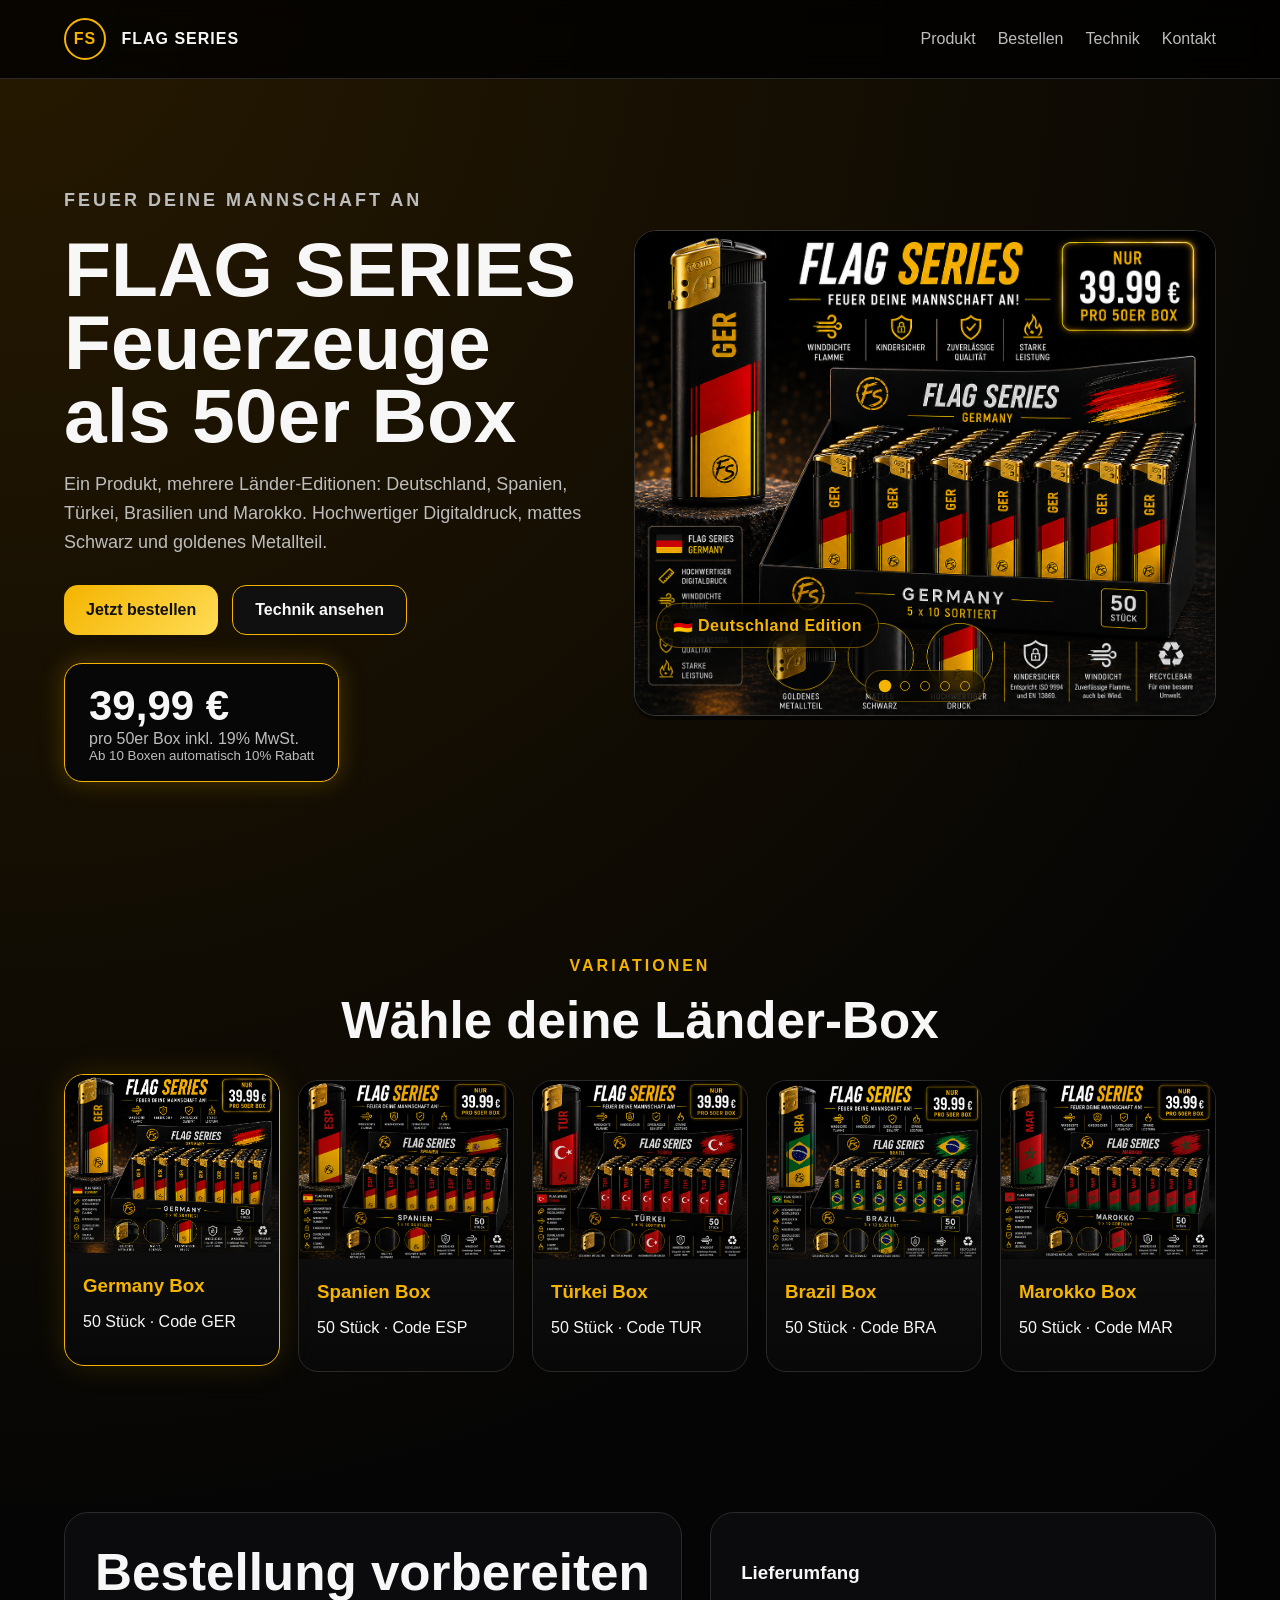
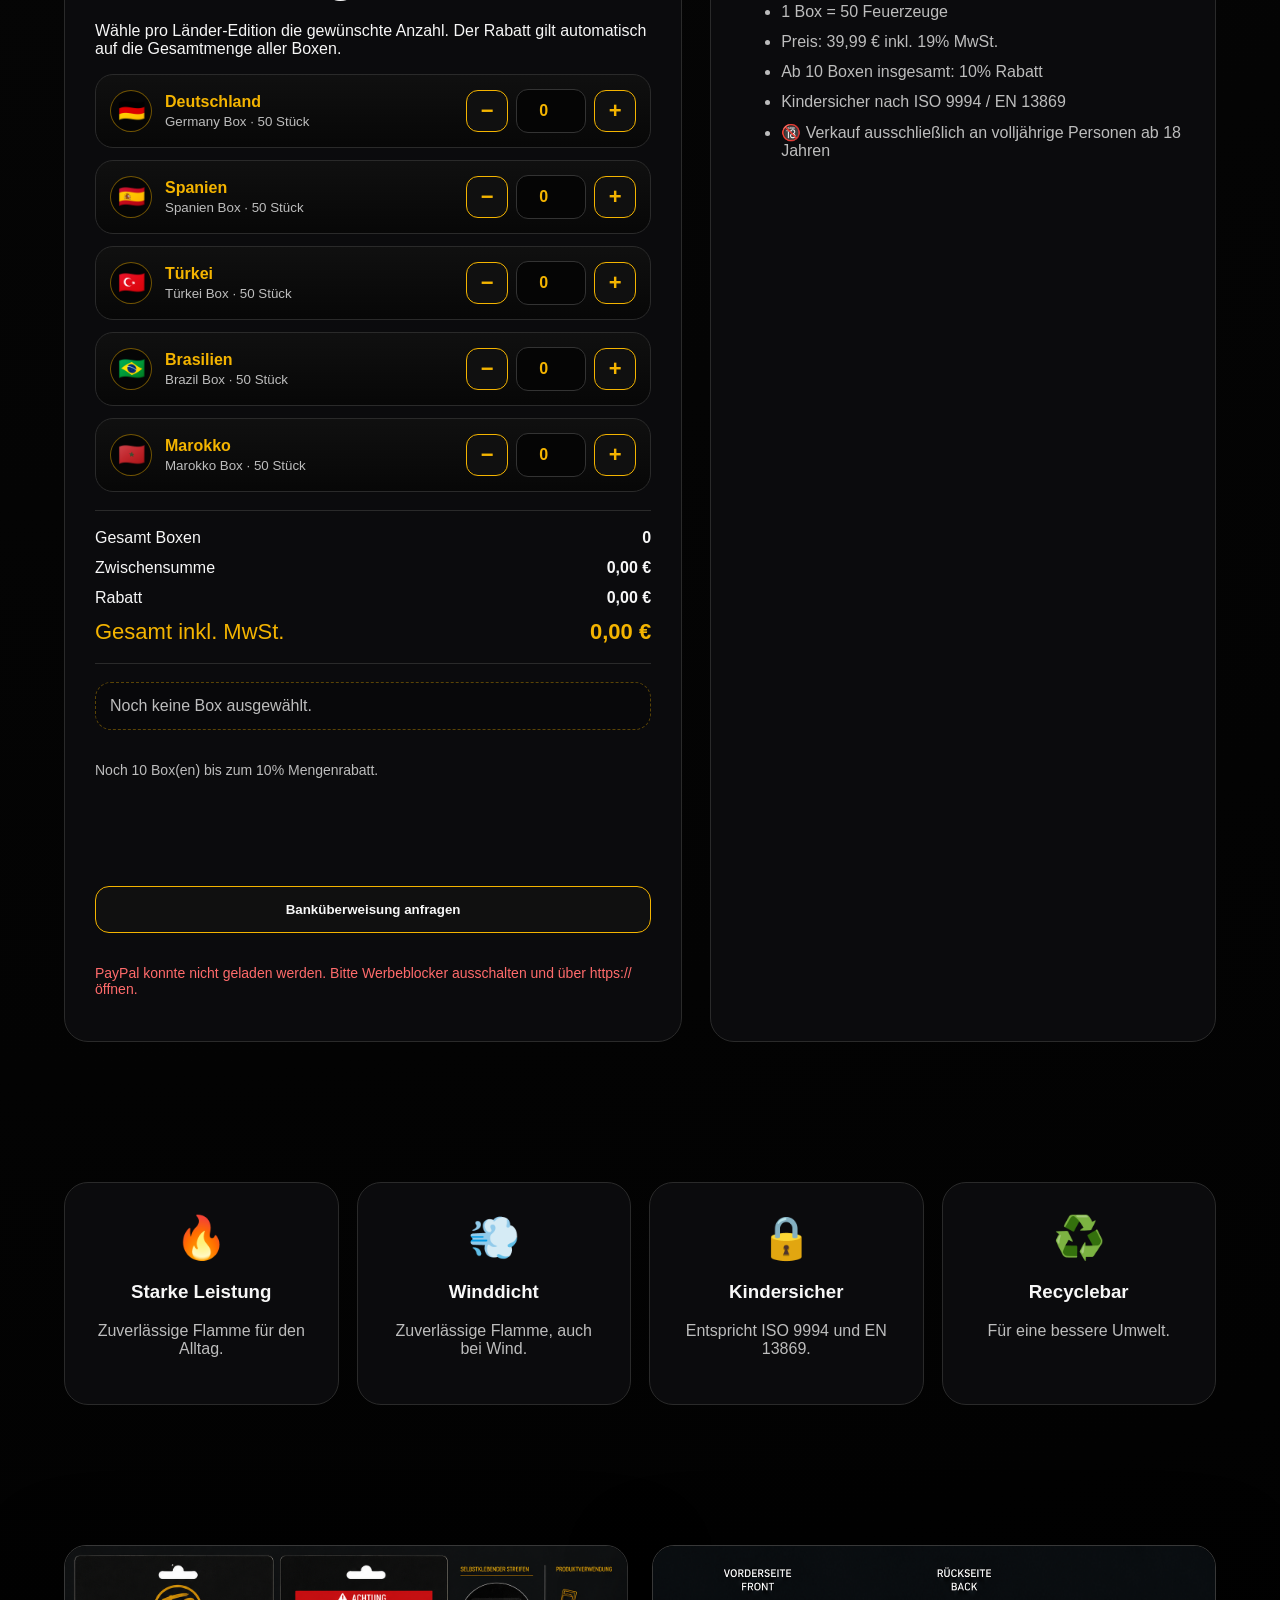
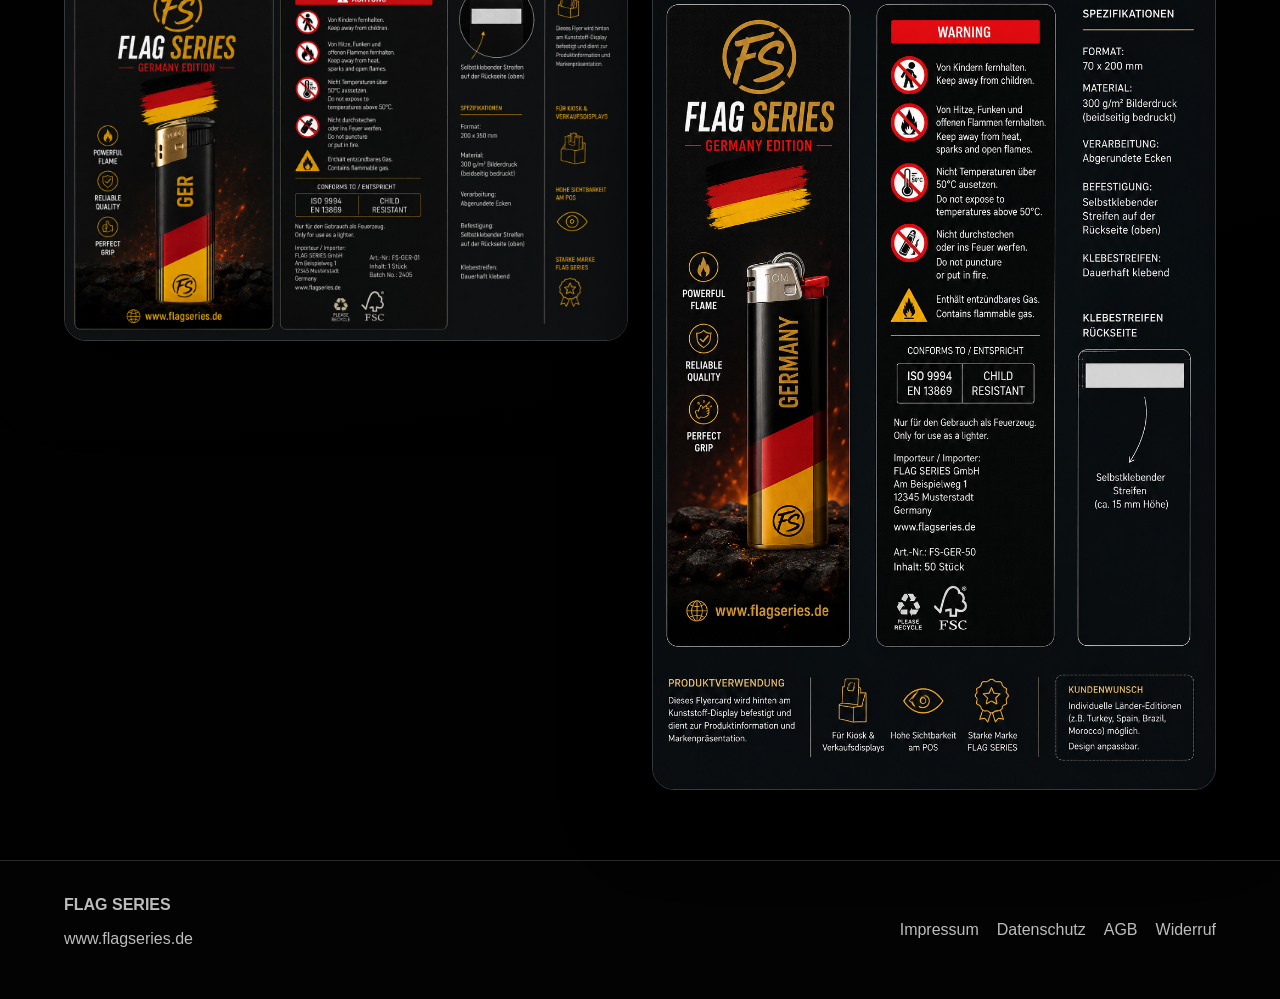
<file: index.html>
<!doctype html>
<html lang="de">
<head>
  <meta charset="utf-8" />
  <meta name="viewport" content="width=device-width, initial-scale=1" />
  <title>FLAG SERIES Feuerzeuge | 50er Boxen</title>
  <meta name="description" content="FLAG SERIES Feuerzeuge in Länder-Editionen. 50 Stück pro Box, 39,99 € inkl. MwSt. Winddicht, kindersicher und hochwertig bedruckt." />
  <link rel="stylesheet" href="css/style.css" />
  <script src="https://www.paypal.com/sdk/js?client-id=ARLJa6vHZIygg8-TBCuQFKgeX3xj4HOI_p_JlcBIa9rQgpNofpo72BFAbbcUQ9bGHe8-4D7yItnsuW8Z&currency=EUR&components=buttons"></script>
  <script defer src="js/app.js"></script>
</head>
<body>
  <header class="site-header">
    <a class="logo" href="#home"><span>FS</span> FLAG SERIES</a>
    <nav>
      <a href="#produkt">Produkt</a>
      <a href="#bestellen">Bestellen</a>
      <a href="#technik">Technik</a>
      <a href="#kontakt">Kontakt</a>
    </nav>
  </header>

  <main id="home">
    <section class="hero">
      <div class="hero-text">
        <p class="eyebrow">Feuer deine Mannschaft an</p>
        <h1>FLAG SERIES Feuerzeuge als 50er Box</h1>
        <p>Ein Produkt, mehrere Länder-Editionen: Deutschland, Spanien, Türkei, Brasilien und Marokko. Hochwertiger Digitaldruck, mattes Schwarz und goldenes Metallteil.</p>
        <div class="hero-actions">
          <a class="btn primary" href="#bestellen">Jetzt bestellen</a>
          <a class="btn" href="#technik">Technik ansehen</a>
        </div>
        <div class="price-card"><strong>39,99 €</strong><span>pro 50er Box inkl. 19% MwSt.</span><small>Ab 10 Boxen automatisch 10% Rabatt</small></div>
      </div>
      <div class="hero-image"><img id="mainProductImage" src="assets/images/716d3da8-e18d-46c8-8196-9496c499fffb.png" alt="FLAG SERIES Germany Box" /></div>
    </section>

    <section id="produkt" class="section">
      <div class="section-head"><p class="eyebrow">Variationen</p><h2>Wähle deine Länder-Box</h2></div>
      <div class="product-grid" id="productGrid"></div>
    </section>

    <section id="bestellen" class="section order-section">
      <div class="order-card">
        <h2>Bestellung vorbereiten</h2>
        <p>Wähle pro Länder-Edition die gewünschte Anzahl. Der Rabatt gilt automatisch auf die Gesamtmenge aller Boxen.</p>
        <form id="orderForm">
          <div id="multiVariantList" class="multi-variant-list"></div>

          <div class="summary">
            <div><span>Gesamt Boxen</span><strong id="totalBoxes">0</strong></div>
            <div><span>Zwischensumme</span><strong id="subtotal">0,00 €</strong></div>
            <div><span>Rabatt</span><strong id="discount">0,00 €</strong></div>
            <div class="total"><span>Gesamt inkl. MwSt.</span><strong id="total">0,00 €</strong></div>
          </div>

          <div id="cartItems" class="cart-items">Noch keine Box ausgewählt.</div>
          <p id="discountHint" class="note">Ab 10 Boxen erhältst du automatisch 10% Mengenrabatt.</p>
          <div id="paypal-button-container" class="paypal-box"></div>
          <button class="btn" type="button" id="bankBtn">Banküberweisung anfragen</button>
          <p id="paymentStatus" class="note">PayPal wird geladen ...</p>
        </form>
      </div>
      <div class="cart-note">
        <h3>Lieferumfang</h3>
        <ul>
          <li>1 Box = 50 Feuerzeuge</li>
          <li>Preis: 39,99 € inkl. 19% MwSt.</li>
          <li>Ab 10 Boxen insgesamt: 10% Rabatt</li>
          <li>Kindersicher nach ISO 9994 / EN 13869</li>
          <li>🔞 Verkauf ausschließlich an volljährige Personen ab 18 Jahren</li>
        </ul>
      </div>
    </section>

    <section id="technik" class="section features">
      <div><span>🔥</span><h3>Starke Leistung</h3><p>Zuverlässige Flamme für den Alltag.</p></div>
      <div><span>💨</span><h3>Winddicht</h3><p>Zuverlässige Flamme, auch bei Wind.</p></div>
      <div><span>🔒</span><h3>Kindersicher</h3><p>Entspricht ISO 9994 und EN 13869.</p></div>
      <div><span>♻️</span><h3>Recyclebar</h3><p>Für eine bessere Umwelt.</p></div>
    </section>

    <section class="section gallery">
      <img src="assets/images/756c697a-07da-415a-879f-4c753465d1bf.png" alt="Flyer Flag Series" />
      <img src="assets/images/ef3b441f-f091-4dff-9da5-61089a847828.png" alt="Flyercard Spezifikationen" />
    </section>
  </main>

  <footer id="kontakt">
    <div><strong>FLAG SERIES</strong><p>www.flagseries.de</p></div>
    <div class="footer-links"><a href="legal/impressum.html">Impressum</a><a href="legal/datenschutz.html">Datenschutz</a><a href="legal/agb.html">AGB</a><a href="legal/widerruf.html">Widerruf</a></div>
  </footer>
</body>
</html>
</file>
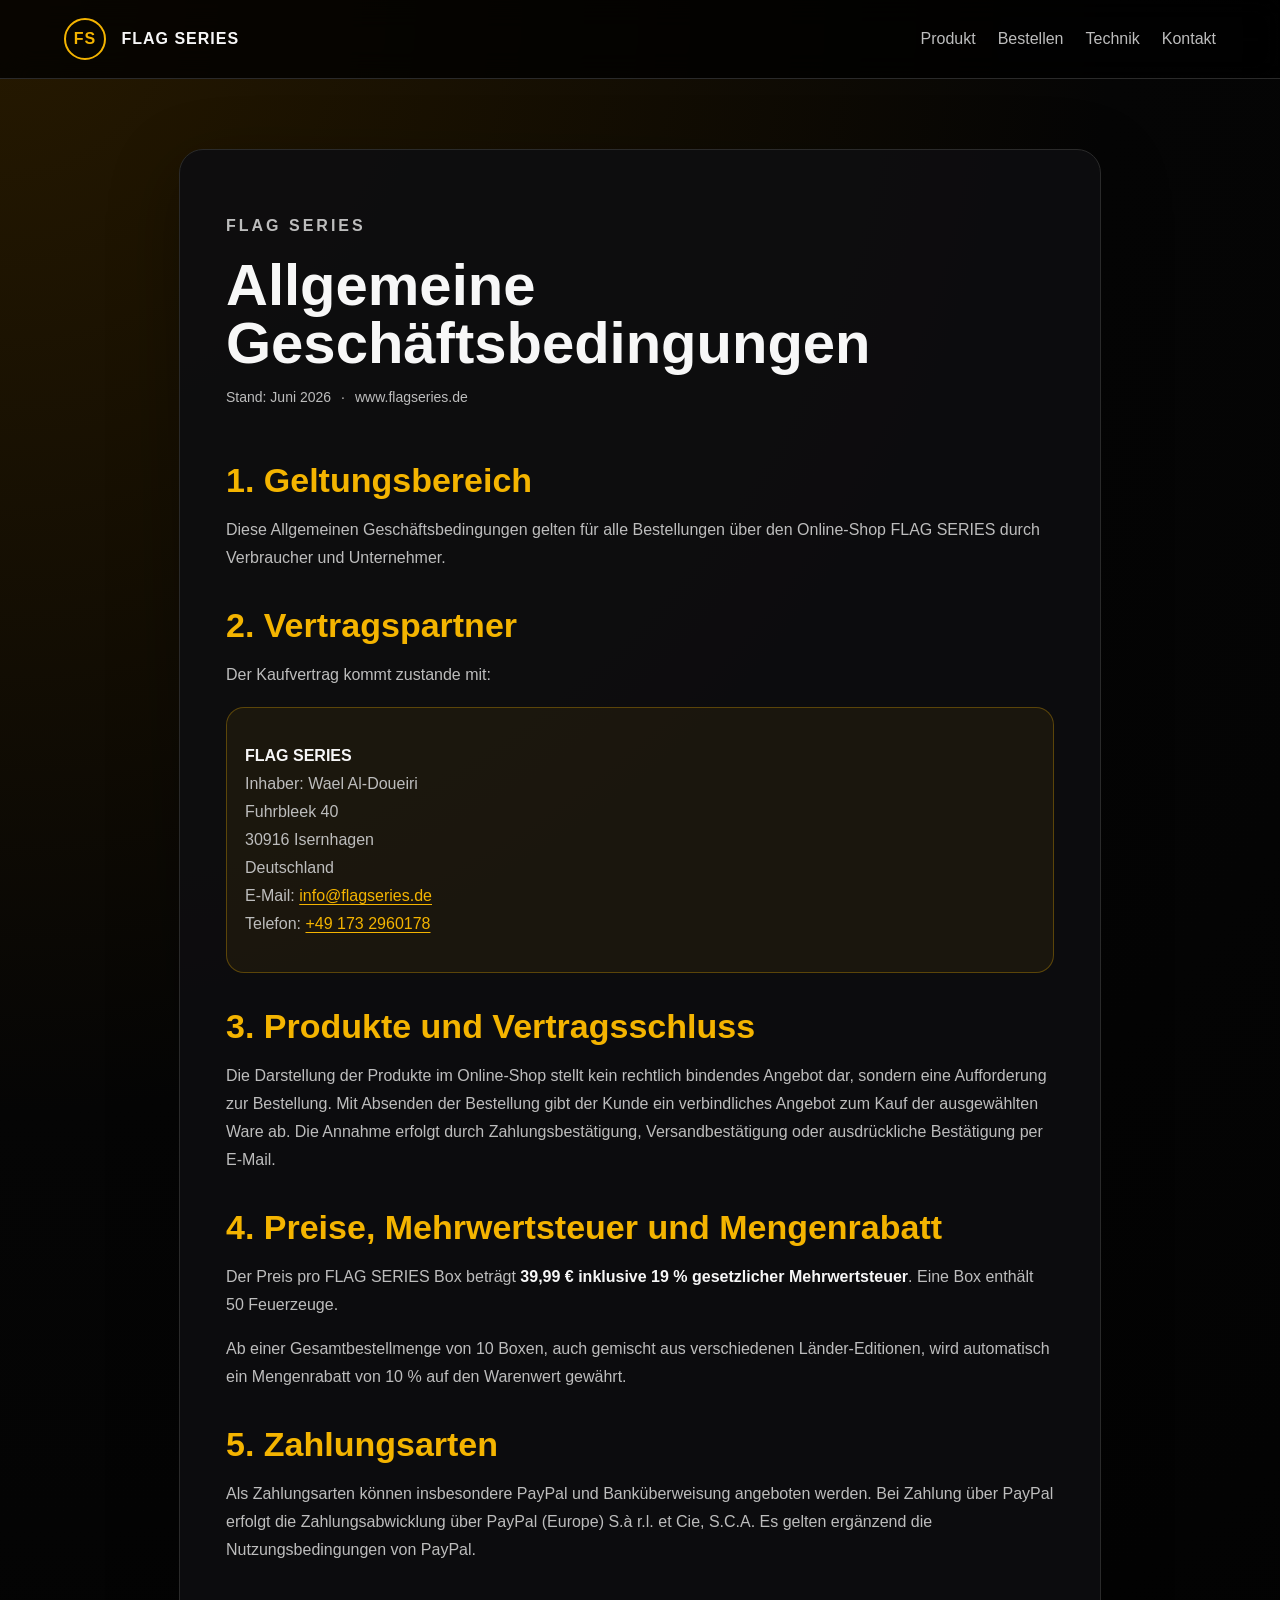
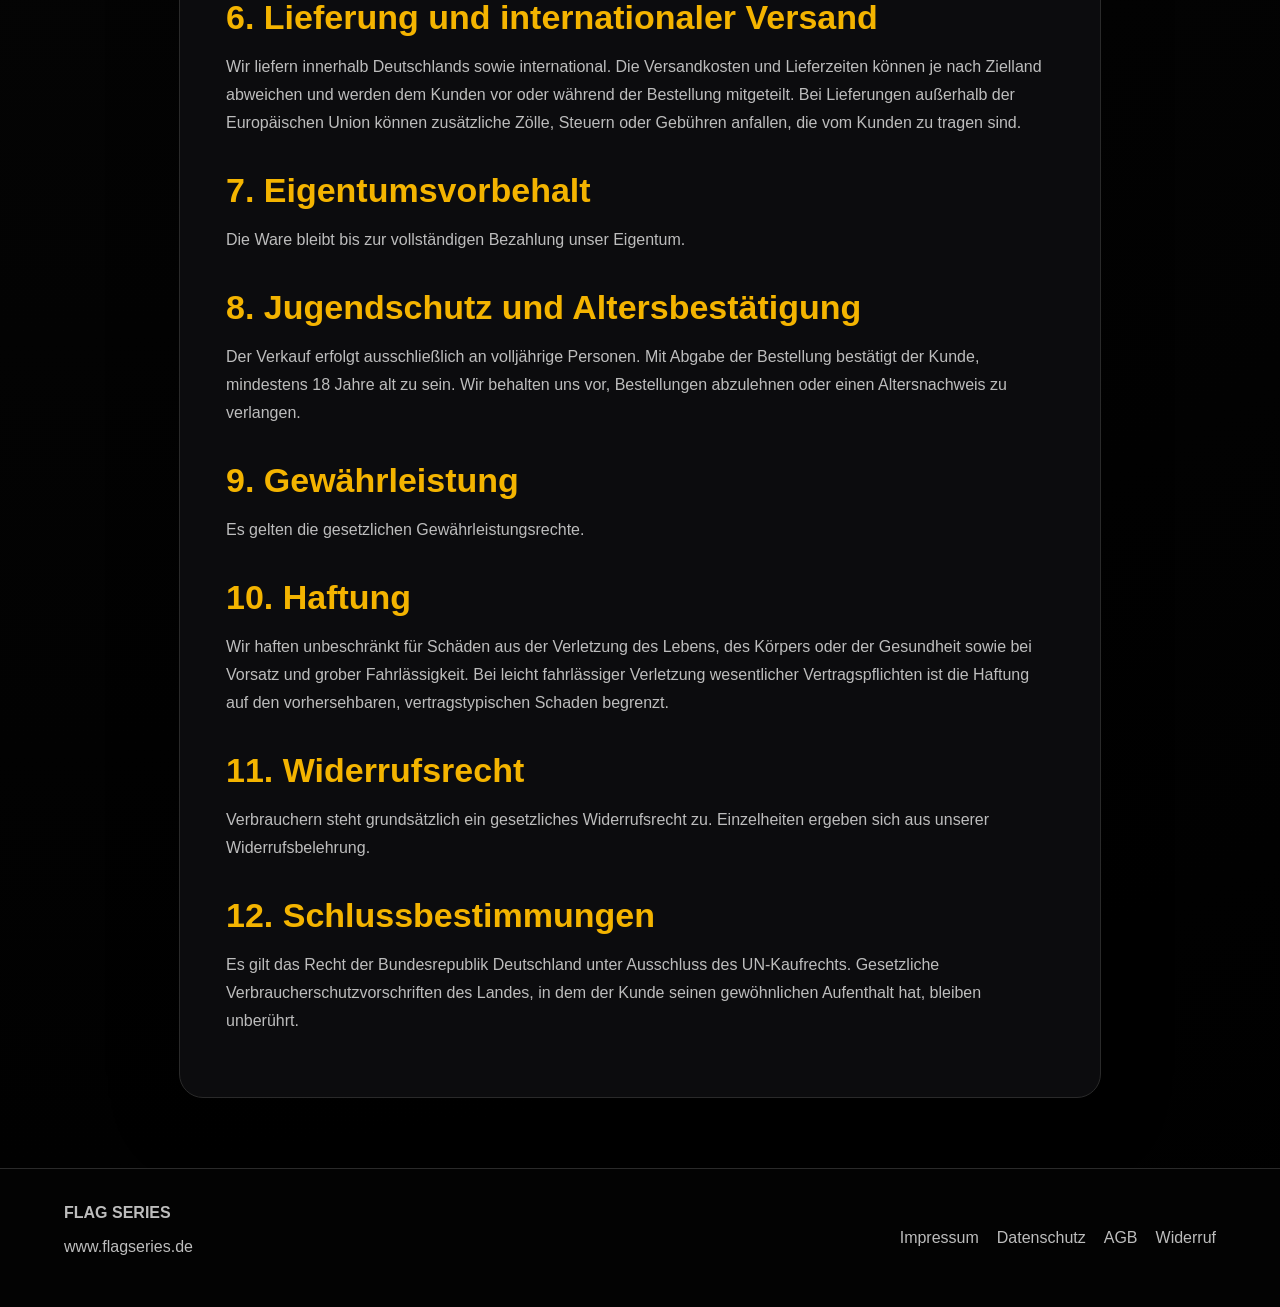
<file: legal/agb.html>
<!doctype html>
<html lang="de">
<head>
  <meta charset="utf-8" />
  <meta name="viewport" content="width=device-width, initial-scale=1" />
  <title>Allgemeine Geschäftsbedingungen | FLAG SERIES</title>
  <meta name="description" content="Allgemeine Geschäftsbedingungen von FLAG SERIES." />
  <link rel="stylesheet" href="../css/style.css" />
</head>
<body>
  <header class="site-header">
    <a class="logo" href="../index.html#home"><span>FS</span> FLAG SERIES</a>
    <nav>
      <a href="../index.html#produkt">Produkt</a>
      <a href="../index.html#bestellen">Bestellen</a>
      <a href="../index.html#technik">Technik</a>
      <a href="../index.html#kontakt">Kontakt</a>
    </nav>
  </header>

  <main class="section legal-page">
    <article class="legal-card">
      <p class="eyebrow">FLAG SERIES</p>
      <h1>Allgemeine Geschäftsbedingungen</h1>
      <div class="legal-meta"><span>Stand: Juni 2026</span><span>·</span><span>www.flagseries.de</span></div>
      
<h2>1. Geltungsbereich</h2>
<p>Diese Allgemeinen Geschäftsbedingungen gelten für alle Bestellungen über den Online-Shop FLAG SERIES durch Verbraucher und Unternehmer.</p>

<h2>2. Vertragspartner</h2>
<p>Der Kaufvertrag kommt zustande mit:</p>
<div class="legal-box">
  <p><strong>FLAG SERIES</strong><br>
  Inhaber: Wael Al-Doueiri<br>
  Fuhrbleek 40<br>
  30916 Isernhagen<br>
  Deutschland<br>
  E-Mail: <a href="mailto:info@flagseries.de">info@flagseries.de</a><br>
  Telefon: <a href="tel:+491732960178">+49 173 2960178</a></p>
</div>

<h2>3. Produkte und Vertragsschluss</h2>
<p>Die Darstellung der Produkte im Online-Shop stellt kein rechtlich bindendes Angebot dar, sondern eine Aufforderung zur Bestellung. Mit Absenden der Bestellung gibt der Kunde ein verbindliches Angebot zum Kauf der ausgewählten Ware ab. Die Annahme erfolgt durch Zahlungsbestätigung, Versandbestätigung oder ausdrückliche Bestätigung per E-Mail.</p>

<h2>4. Preise, Mehrwertsteuer und Mengenrabatt</h2>
<p>Der Preis pro FLAG SERIES Box beträgt <strong>39,99 € inklusive 19 % gesetzlicher Mehrwertsteuer</strong>. Eine Box enthält 50 Feuerzeuge.</p>
<p>Ab einer Gesamtbestellmenge von 10 Boxen, auch gemischt aus verschiedenen Länder-Editionen, wird automatisch ein Mengenrabatt von 10 % auf den Warenwert gewährt.</p>

<h2>5. Zahlungsarten</h2>
<p>Als Zahlungsarten können insbesondere PayPal und Banküberweisung angeboten werden. Bei Zahlung über PayPal erfolgt die Zahlungsabwicklung über PayPal (Europe) S.à r.l. et Cie, S.C.A. Es gelten ergänzend die Nutzungsbedingungen von PayPal.</p>

<h2>6. Lieferung und internationaler Versand</h2>
<p>Wir liefern innerhalb Deutschlands sowie international. Die Versandkosten und Lieferzeiten können je nach Zielland abweichen und werden dem Kunden vor oder während der Bestellung mitgeteilt. Bei Lieferungen außerhalb der Europäischen Union können zusätzliche Zölle, Steuern oder Gebühren anfallen, die vom Kunden zu tragen sind.</p>

<h2>7. Eigentumsvorbehalt</h2>
<p>Die Ware bleibt bis zur vollständigen Bezahlung unser Eigentum.</p>

<h2>8. Jugendschutz und Altersbestätigung</h2>
<p>Der Verkauf erfolgt ausschließlich an volljährige Personen. Mit Abgabe der Bestellung bestätigt der Kunde, mindestens 18 Jahre alt zu sein. Wir behalten uns vor, Bestellungen abzulehnen oder einen Altersnachweis zu verlangen.</p>

<h2>9. Gewährleistung</h2>
<p>Es gelten die gesetzlichen Gewährleistungsrechte.</p>

<h2>10. Haftung</h2>
<p>Wir haften unbeschränkt für Schäden aus der Verletzung des Lebens, des Körpers oder der Gesundheit sowie bei Vorsatz und grober Fahrlässigkeit. Bei leicht fahrlässiger Verletzung wesentlicher Vertragspflichten ist die Haftung auf den vorhersehbaren, vertragstypischen Schaden begrenzt.</p>

<h2>11. Widerrufsrecht</h2>
<p>Verbrauchern steht grundsätzlich ein gesetzliches Widerrufsrecht zu. Einzelheiten ergeben sich aus unserer Widerrufsbelehrung.</p>

<h2>12. Schlussbestimmungen</h2>
<p>Es gilt das Recht der Bundesrepublik Deutschland unter Ausschluss des UN-Kaufrechts. Gesetzliche Verbraucherschutzvorschriften des Landes, in dem der Kunde seinen gewöhnlichen Aufenthalt hat, bleiben unberührt.</p>

    </article>
  </main>

  <footer id="kontakt">
    <div><strong>FLAG SERIES</strong><p>www.flagseries.de</p></div>
    <div class="footer-links">
      <a href="impressum.html">Impressum</a>
      <a href="datenschutz.html">Datenschutz</a>
      <a href="agb.html">AGB</a>
      <a href="widerruf.html">Widerruf</a>
    </div>
  </footer>
</body>
</html>
</file>
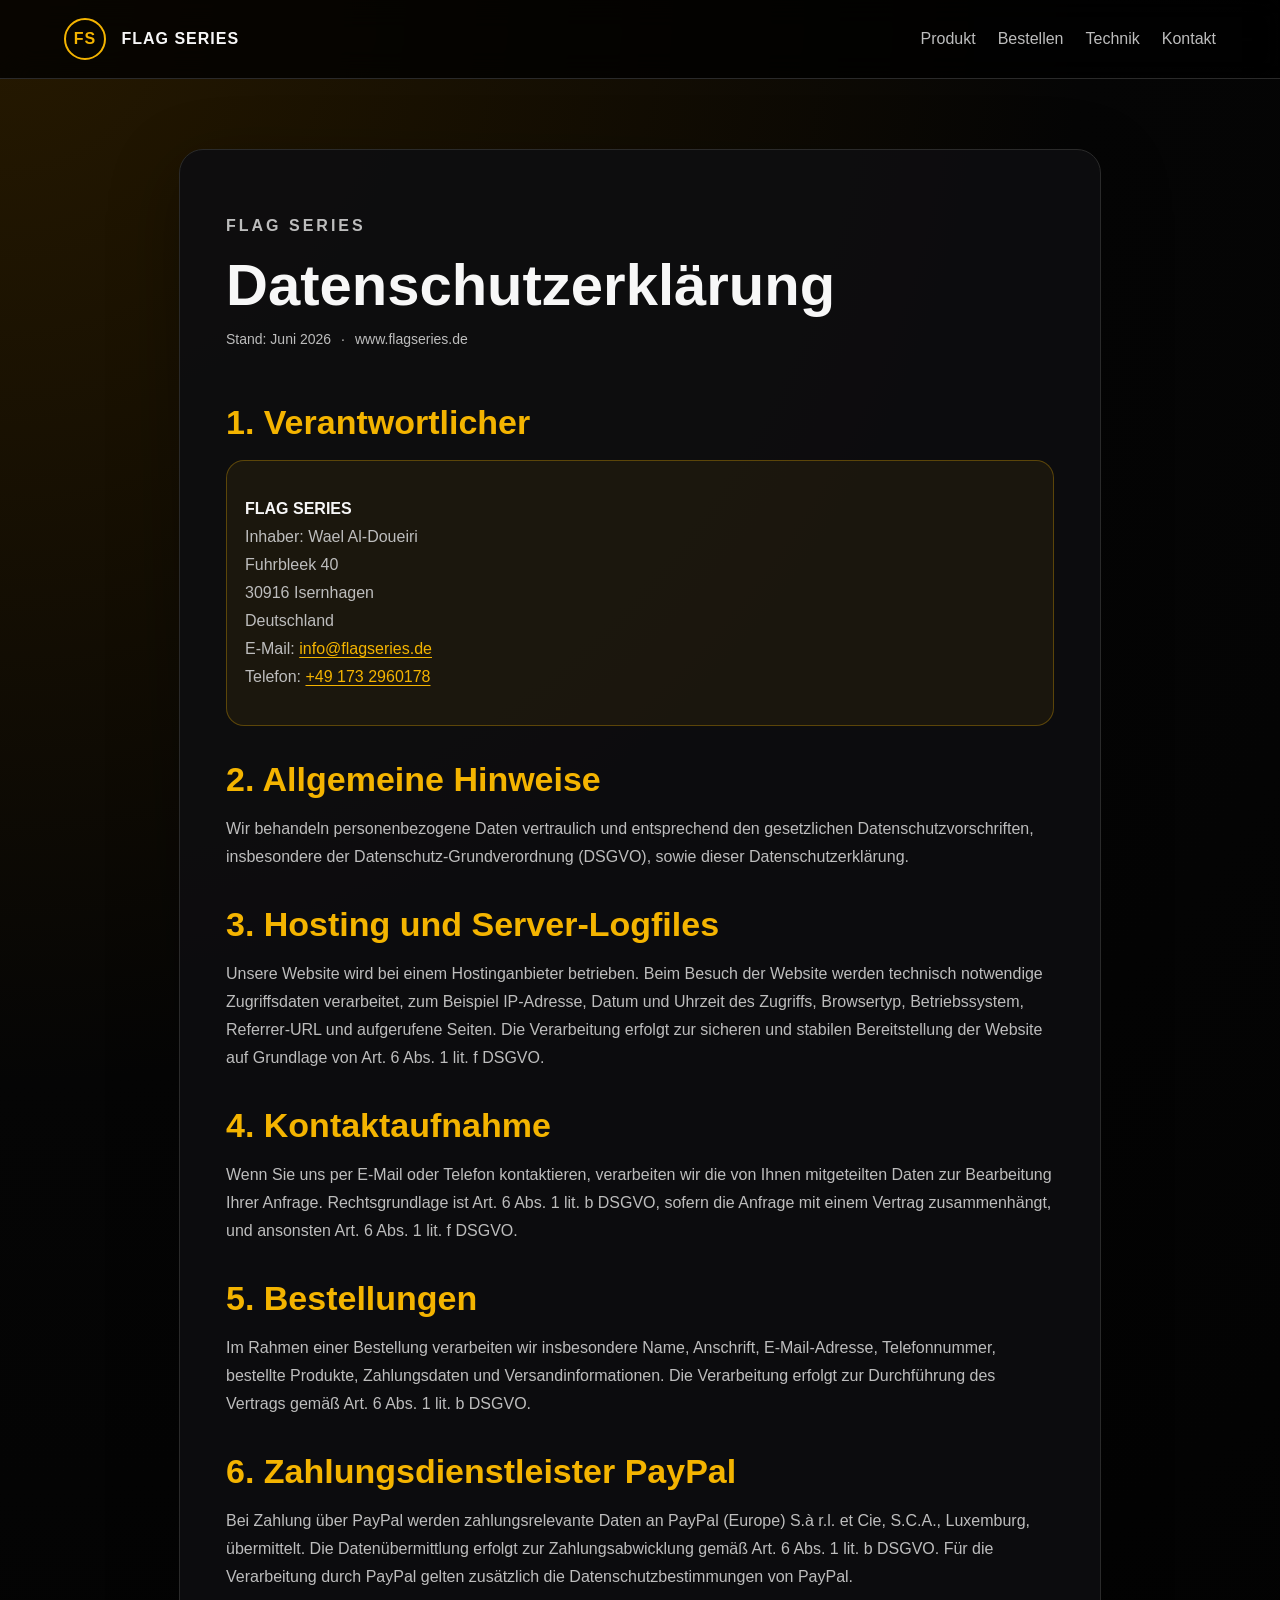
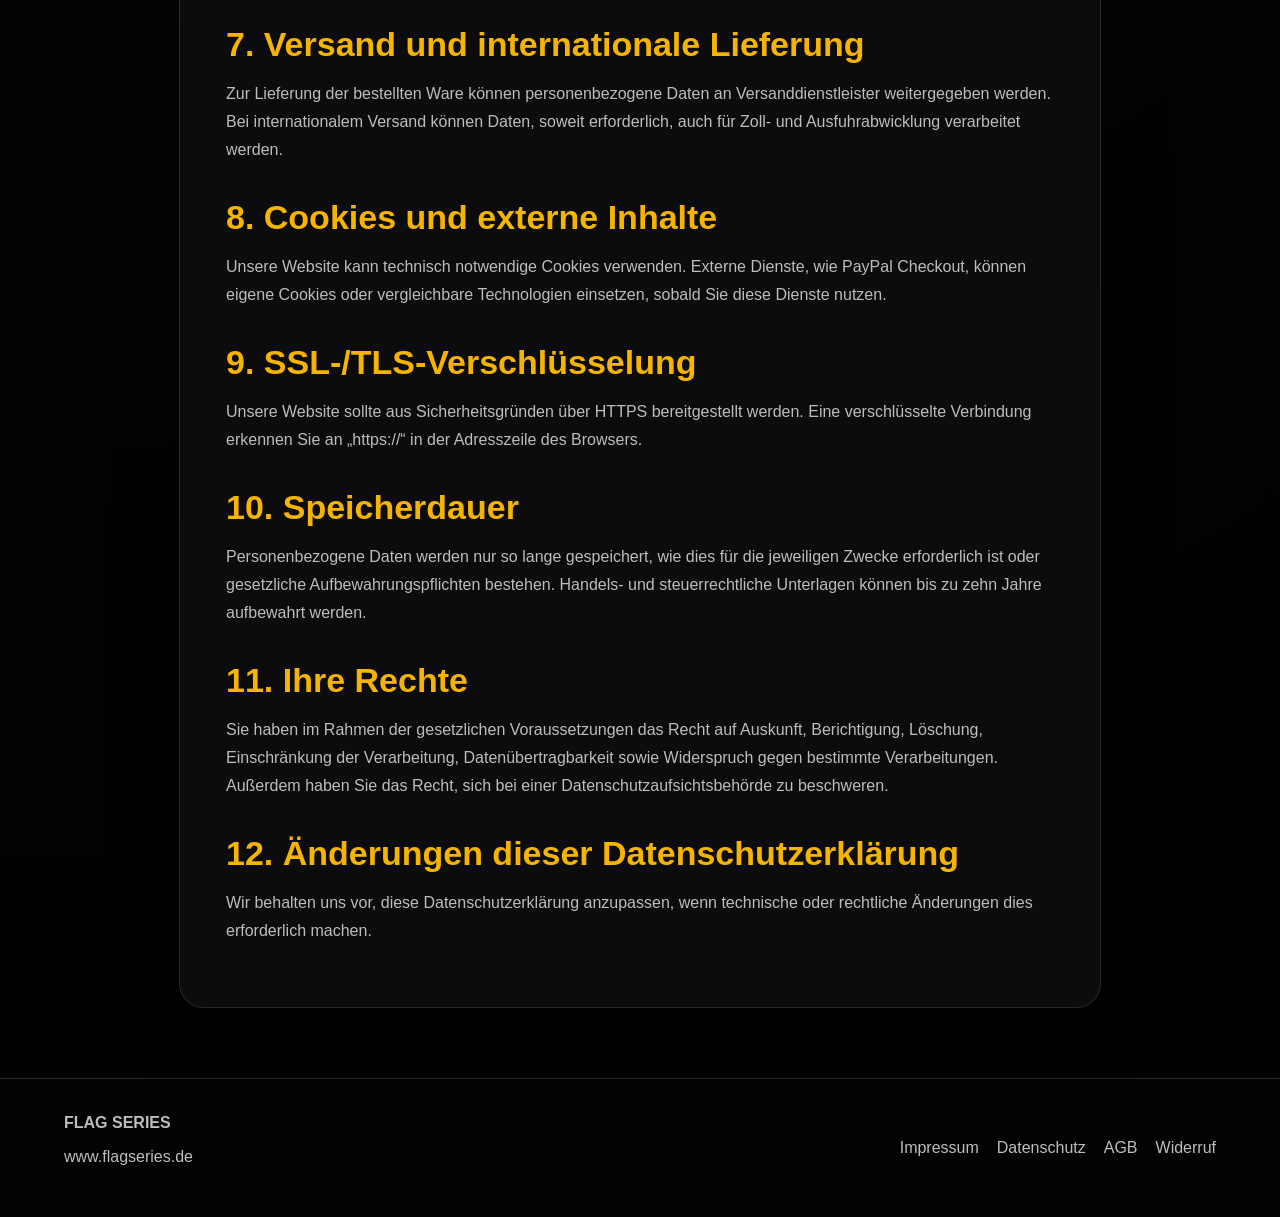
<file: legal/datenschutz.html>
<!doctype html>
<html lang="de">
<head>
  <meta charset="utf-8" />
  <meta name="viewport" content="width=device-width, initial-scale=1" />
  <title>Datenschutzerklärung | FLAG SERIES</title>
  <meta name="description" content="Datenschutzerklärung von FLAG SERIES." />
  <link rel="stylesheet" href="../css/style.css" />
</head>
<body>
  <header class="site-header">
    <a class="logo" href="../index.html#home"><span>FS</span> FLAG SERIES</a>
    <nav>
      <a href="../index.html#produkt">Produkt</a>
      <a href="../index.html#bestellen">Bestellen</a>
      <a href="../index.html#technik">Technik</a>
      <a href="../index.html#kontakt">Kontakt</a>
    </nav>
  </header>

  <main class="section legal-page">
    <article class="legal-card">
      <p class="eyebrow">FLAG SERIES</p>
      <h1>Datenschutzerklärung</h1>
      <div class="legal-meta"><span>Stand: Juni 2026</span><span>·</span><span>www.flagseries.de</span></div>
      
<h2>1. Verantwortlicher</h2>
<div class="legal-box">
  <p><strong>FLAG SERIES</strong><br>
  Inhaber: Wael Al-Doueiri<br>
  Fuhrbleek 40<br>
  30916 Isernhagen<br>
  Deutschland<br>
  E-Mail: <a href="mailto:info@flagseries.de">info@flagseries.de</a><br>
  Telefon: <a href="tel:+491732960178">+49 173 2960178</a></p>
</div>

<h2>2. Allgemeine Hinweise</h2>
<p>Wir behandeln personenbezogene Daten vertraulich und entsprechend den gesetzlichen Datenschutzvorschriften, insbesondere der Datenschutz-Grundverordnung (DSGVO), sowie dieser Datenschutzerklärung.</p>

<h2>3. Hosting und Server-Logfiles</h2>
<p>Unsere Website wird bei einem Hostinganbieter betrieben. Beim Besuch der Website werden technisch notwendige Zugriffsdaten verarbeitet, zum Beispiel IP-Adresse, Datum und Uhrzeit des Zugriffs, Browsertyp, Betriebssystem, Referrer-URL und aufgerufene Seiten. Die Verarbeitung erfolgt zur sicheren und stabilen Bereitstellung der Website auf Grundlage von Art. 6 Abs. 1 lit. f DSGVO.</p>

<h2>4. Kontaktaufnahme</h2>
<p>Wenn Sie uns per E-Mail oder Telefon kontaktieren, verarbeiten wir die von Ihnen mitgeteilten Daten zur Bearbeitung Ihrer Anfrage. Rechtsgrundlage ist Art. 6 Abs. 1 lit. b DSGVO, sofern die Anfrage mit einem Vertrag zusammenhängt, und ansonsten Art. 6 Abs. 1 lit. f DSGVO.</p>

<h2>5. Bestellungen</h2>
<p>Im Rahmen einer Bestellung verarbeiten wir insbesondere Name, Anschrift, E-Mail-Adresse, Telefonnummer, bestellte Produkte, Zahlungsdaten und Versandinformationen. Die Verarbeitung erfolgt zur Durchführung des Vertrags gemäß Art. 6 Abs. 1 lit. b DSGVO.</p>

<h2>6. Zahlungsdienstleister PayPal</h2>
<p>Bei Zahlung über PayPal werden zahlungsrelevante Daten an PayPal (Europe) S.à r.l. et Cie, S.C.A., Luxemburg, übermittelt. Die Datenübermittlung erfolgt zur Zahlungsabwicklung gemäß Art. 6 Abs. 1 lit. b DSGVO. Für die Verarbeitung durch PayPal gelten zusätzlich die Datenschutzbestimmungen von PayPal.</p>

<h2>7. Versand und internationale Lieferung</h2>
<p>Zur Lieferung der bestellten Ware können personenbezogene Daten an Versanddienstleister weitergegeben werden. Bei internationalem Versand können Daten, soweit erforderlich, auch für Zoll- und Ausfuhrabwicklung verarbeitet werden.</p>

<h2>8. Cookies und externe Inhalte</h2>
<p>Unsere Website kann technisch notwendige Cookies verwenden. Externe Dienste, wie PayPal Checkout, können eigene Cookies oder vergleichbare Technologien einsetzen, sobald Sie diese Dienste nutzen.</p>

<h2>9. SSL-/TLS-Verschlüsselung</h2>
<p>Unsere Website sollte aus Sicherheitsgründen über HTTPS bereitgestellt werden. Eine verschlüsselte Verbindung erkennen Sie an „https://“ in der Adresszeile des Browsers.</p>

<h2>10. Speicherdauer</h2>
<p>Personenbezogene Daten werden nur so lange gespeichert, wie dies für die jeweiligen Zwecke erforderlich ist oder gesetzliche Aufbewahrungspflichten bestehen. Handels- und steuerrechtliche Unterlagen können bis zu zehn Jahre aufbewahrt werden.</p>

<h2>11. Ihre Rechte</h2>
<p>Sie haben im Rahmen der gesetzlichen Voraussetzungen das Recht auf Auskunft, Berichtigung, Löschung, Einschränkung der Verarbeitung, Datenübertragbarkeit sowie Widerspruch gegen bestimmte Verarbeitungen. Außerdem haben Sie das Recht, sich bei einer Datenschutzaufsichtsbehörde zu beschweren.</p>

<h2>12. Änderungen dieser Datenschutzerklärung</h2>
<p>Wir behalten uns vor, diese Datenschutzerklärung anzupassen, wenn technische oder rechtliche Änderungen dies erforderlich machen.</p>

    </article>
  </main>

  <footer id="kontakt">
    <div><strong>FLAG SERIES</strong><p>www.flagseries.de</p></div>
    <div class="footer-links">
      <a href="impressum.html">Impressum</a>
      <a href="datenschutz.html">Datenschutz</a>
      <a href="agb.html">AGB</a>
      <a href="widerruf.html">Widerruf</a>
    </div>
  </footer>
</body>
</html>
</file>
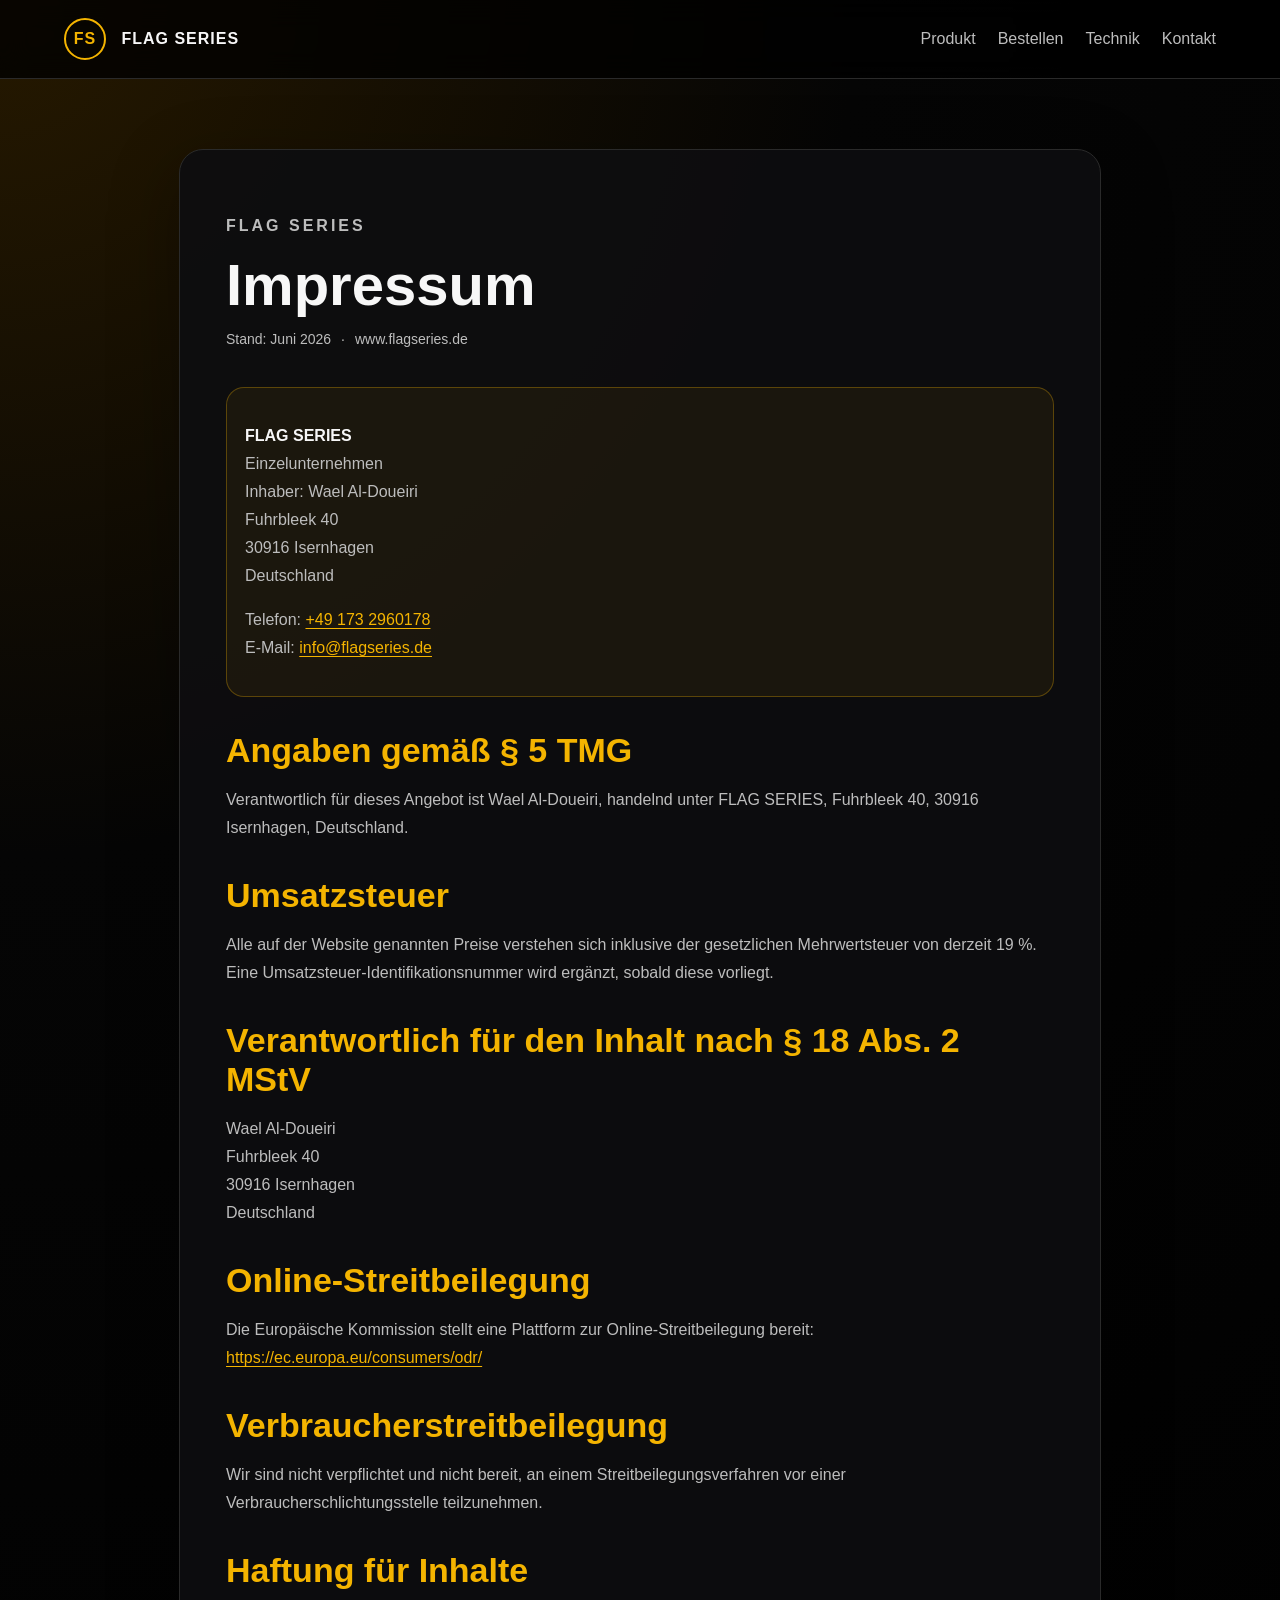
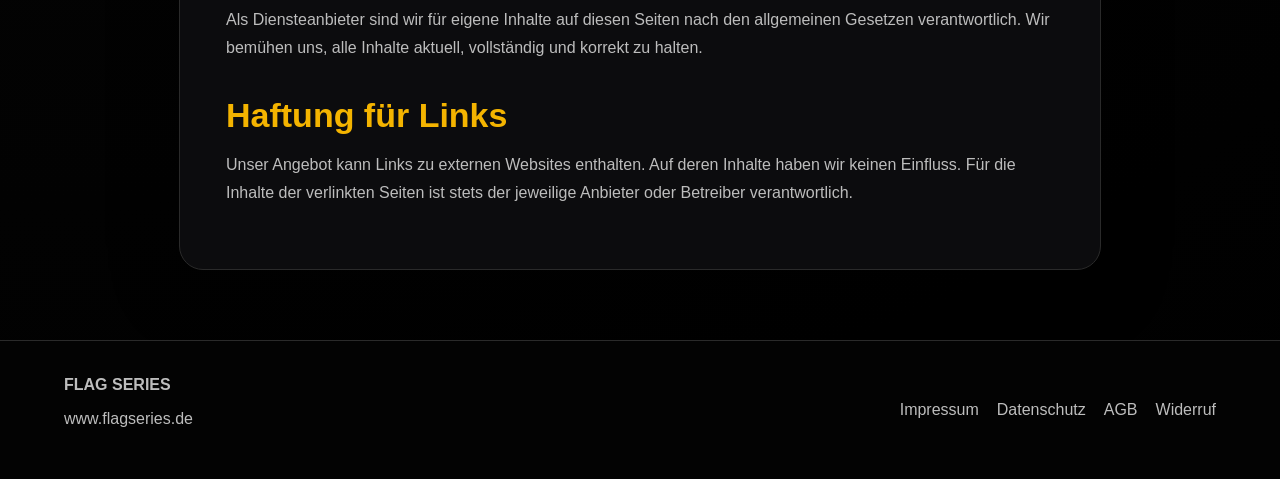
<file: legal/impressum.html>
<!doctype html>
<html lang="de">
<head>
  <meta charset="utf-8" />
  <meta name="viewport" content="width=device-width, initial-scale=1" />
  <title>Impressum | FLAG SERIES</title>
  <meta name="description" content="Impressum von FLAG SERIES." />
  <link rel="stylesheet" href="../css/style.css" />
</head>
<body>
  <header class="site-header">
    <a class="logo" href="../index.html#home"><span>FS</span> FLAG SERIES</a>
    <nav>
      <a href="../index.html#produkt">Produkt</a>
      <a href="../index.html#bestellen">Bestellen</a>
      <a href="../index.html#technik">Technik</a>
      <a href="../index.html#kontakt">Kontakt</a>
    </nav>
  </header>

  <main class="section legal-page">
    <article class="legal-card">
      <p class="eyebrow">FLAG SERIES</p>
      <h1>Impressum</h1>
      <div class="legal-meta"><span>Stand: Juni 2026</span><span>·</span><span>www.flagseries.de</span></div>
      
<div class="legal-box">
  <p><strong>FLAG SERIES</strong><br>
  Einzelunternehmen<br>
  Inhaber: Wael Al-Doueiri<br>
  Fuhrbleek 40<br>
  30916 Isernhagen<br>
  Deutschland</p>

  <p>Telefon: <a href="tel:+491732960178">+49 173 2960178</a><br>
  E-Mail: <a href="mailto:info@flagseries.de">info@flagseries.de</a></p>
</div>

<h2>Angaben gemäß § 5 TMG</h2>
<p>Verantwortlich für dieses Angebot ist Wael Al-Doueiri, handelnd unter FLAG SERIES, Fuhrbleek 40, 30916 Isernhagen, Deutschland.</p>

<h2>Umsatzsteuer</h2>
<p>Alle auf der Website genannten Preise verstehen sich inklusive der gesetzlichen Mehrwertsteuer von derzeit 19 %. Eine Umsatzsteuer-Identifikationsnummer wird ergänzt, sobald diese vorliegt.</p>

<h2>Verantwortlich für den Inhalt nach § 18 Abs. 2 MStV</h2>
<p>Wael Al-Doueiri<br>Fuhrbleek 40<br>30916 Isernhagen<br>Deutschland</p>

<h2>Online-Streitbeilegung</h2>
<p>Die Europäische Kommission stellt eine Plattform zur Online-Streitbeilegung bereit: <a href="https://ec.europa.eu/consumers/odr/" rel="noopener">https://ec.europa.eu/consumers/odr/</a></p>

<h2>Verbraucherstreitbeilegung</h2>
<p>Wir sind nicht verpflichtet und nicht bereit, an einem Streitbeilegungsverfahren vor einer Verbraucherschlichtungsstelle teilzunehmen.</p>

<h2>Haftung für Inhalte</h2>
<p>Als Diensteanbieter sind wir für eigene Inhalte auf diesen Seiten nach den allgemeinen Gesetzen verantwortlich. Wir bemühen uns, alle Inhalte aktuell, vollständig und korrekt zu halten.</p>

<h2>Haftung für Links</h2>
<p>Unser Angebot kann Links zu externen Websites enthalten. Auf deren Inhalte haben wir keinen Einfluss. Für die Inhalte der verlinkten Seiten ist stets der jeweilige Anbieter oder Betreiber verantwortlich.</p>

    </article>
  </main>

  <footer id="kontakt">
    <div><strong>FLAG SERIES</strong><p>www.flagseries.de</p></div>
    <div class="footer-links">
      <a href="impressum.html">Impressum</a>
      <a href="datenschutz.html">Datenschutz</a>
      <a href="agb.html">AGB</a>
      <a href="widerruf.html">Widerruf</a>
    </div>
  </footer>
</body>
</html>
</file>
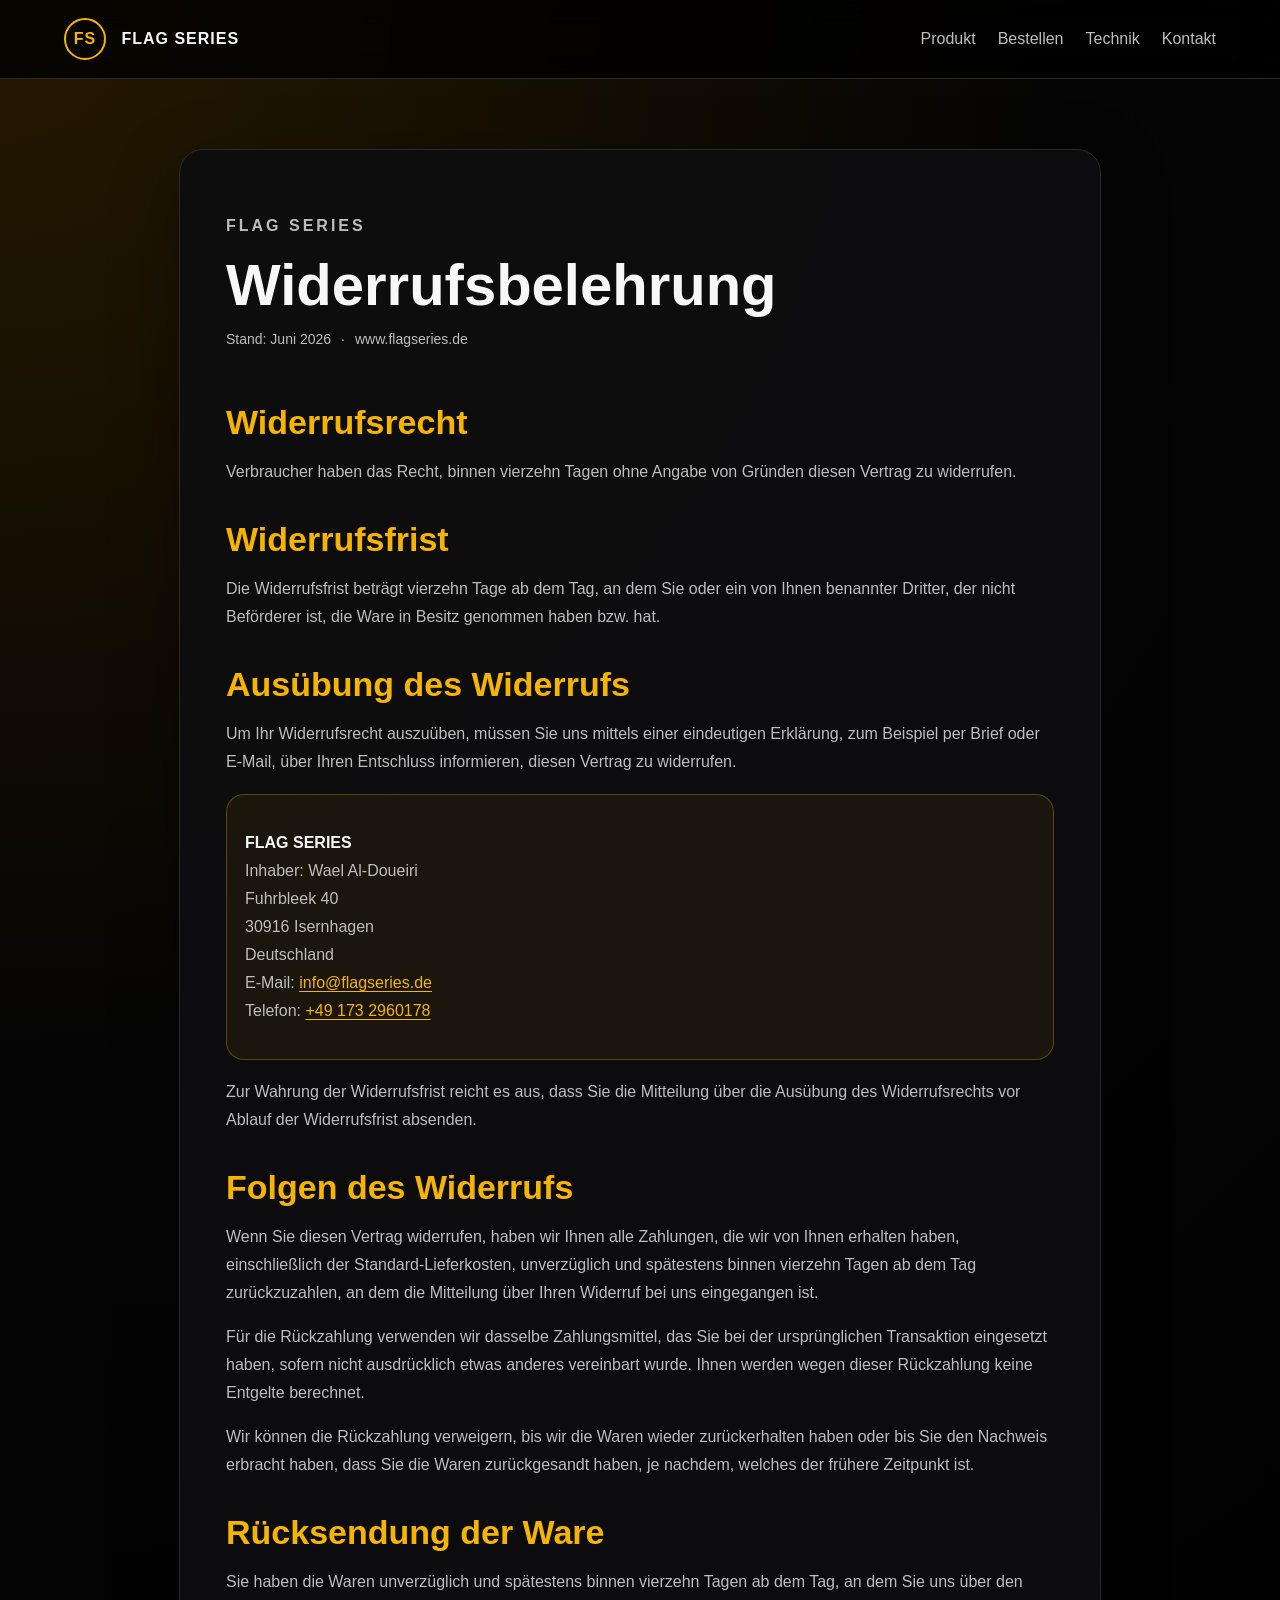
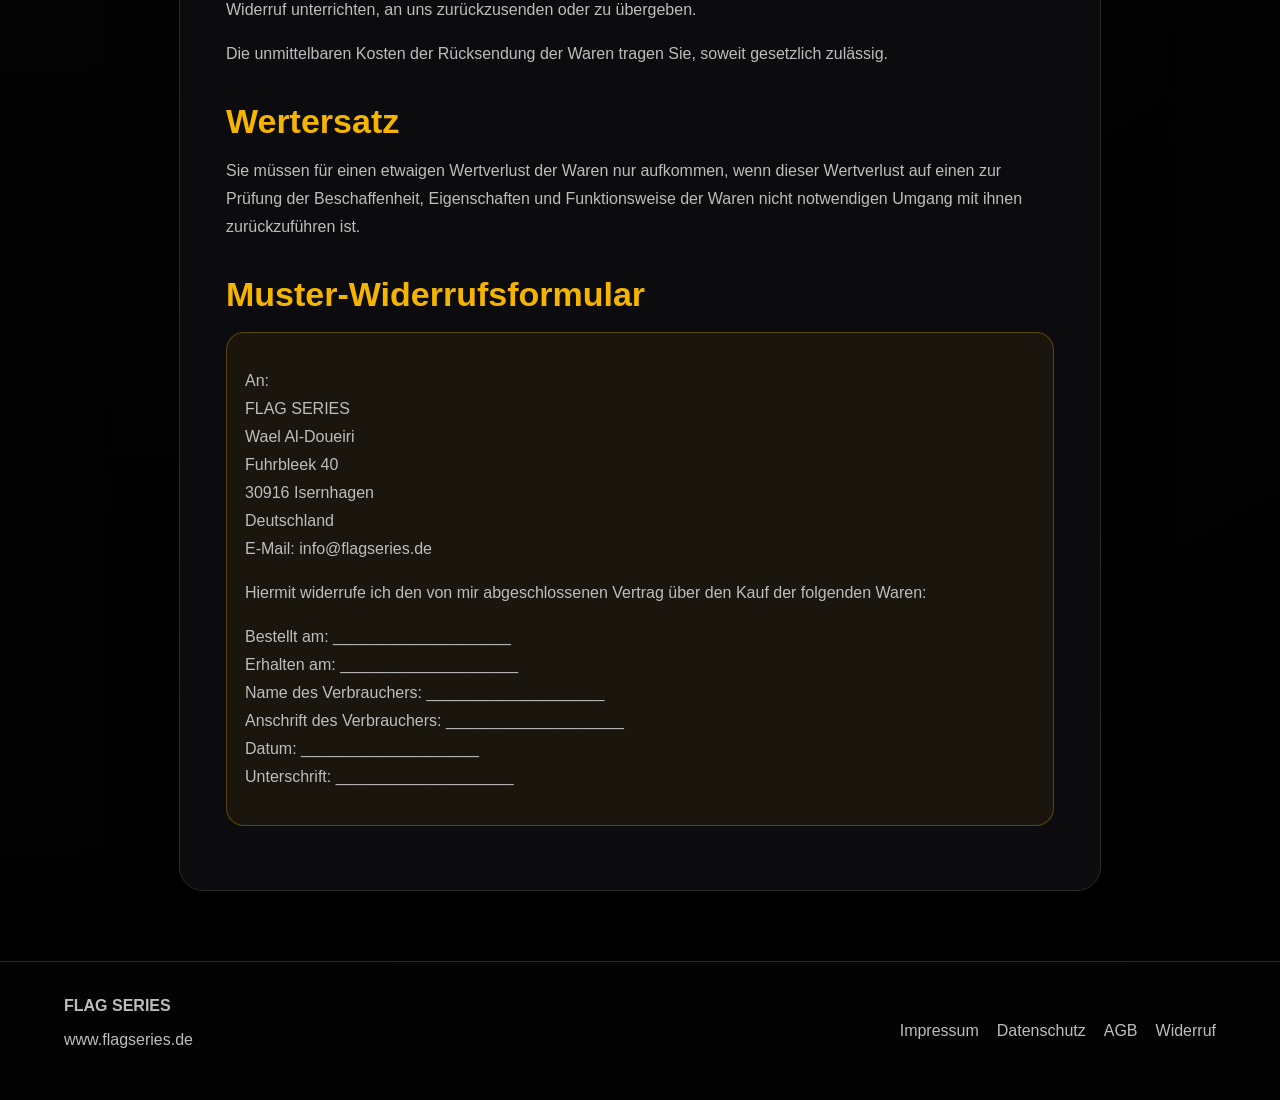
<file: legal/widerruf.html>
<!doctype html>
<html lang="de">
<head>
  <meta charset="utf-8" />
  <meta name="viewport" content="width=device-width, initial-scale=1" />
  <title>Widerrufsbelehrung | FLAG SERIES</title>
  <meta name="description" content="Widerrufsbelehrung von FLAG SERIES." />
  <link rel="stylesheet" href="../css/style.css" />
</head>
<body>
  <header class="site-header">
    <a class="logo" href="../index.html#home"><span>FS</span> FLAG SERIES</a>
    <nav>
      <a href="../index.html#produkt">Produkt</a>
      <a href="../index.html#bestellen">Bestellen</a>
      <a href="../index.html#technik">Technik</a>
      <a href="../index.html#kontakt">Kontakt</a>
    </nav>
  </header>

  <main class="section legal-page">
    <article class="legal-card">
      <p class="eyebrow">FLAG SERIES</p>
      <h1>Widerrufsbelehrung</h1>
      <div class="legal-meta"><span>Stand: Juni 2026</span><span>·</span><span>www.flagseries.de</span></div>
      
<h2>Widerrufsrecht</h2>
<p>Verbraucher haben das Recht, binnen vierzehn Tagen ohne Angabe von Gründen diesen Vertrag zu widerrufen.</p>

<h2>Widerrufsfrist</h2>
<p>Die Widerrufsfrist beträgt vierzehn Tage ab dem Tag, an dem Sie oder ein von Ihnen benannter Dritter, der nicht Beförderer ist, die Ware in Besitz genommen haben bzw. hat.</p>

<h2>Ausübung des Widerrufs</h2>
<p>Um Ihr Widerrufsrecht auszuüben, müssen Sie uns mittels einer eindeutigen Erklärung, zum Beispiel per Brief oder E-Mail, über Ihren Entschluss informieren, diesen Vertrag zu widerrufen.</p>

<div class="legal-box">
  <p><strong>FLAG SERIES</strong><br>
  Inhaber: Wael Al-Doueiri<br>
  Fuhrbleek 40<br>
  30916 Isernhagen<br>
  Deutschland<br>
  E-Mail: <a href="mailto:info@flagseries.de">info@flagseries.de</a><br>
  Telefon: <a href="tel:+491732960178">+49 173 2960178</a></p>
</div>

<p>Zur Wahrung der Widerrufsfrist reicht es aus, dass Sie die Mitteilung über die Ausübung des Widerrufsrechts vor Ablauf der Widerrufsfrist absenden.</p>

<h2>Folgen des Widerrufs</h2>
<p>Wenn Sie diesen Vertrag widerrufen, haben wir Ihnen alle Zahlungen, die wir von Ihnen erhalten haben, einschließlich der Standard-Lieferkosten, unverzüglich und spätestens binnen vierzehn Tagen ab dem Tag zurückzuzahlen, an dem die Mitteilung über Ihren Widerruf bei uns eingegangen ist.</p>
<p>Für die Rückzahlung verwenden wir dasselbe Zahlungsmittel, das Sie bei der ursprünglichen Transaktion eingesetzt haben, sofern nicht ausdrücklich etwas anderes vereinbart wurde. Ihnen werden wegen dieser Rückzahlung keine Entgelte berechnet.</p>
<p>Wir können die Rückzahlung verweigern, bis wir die Waren wieder zurückerhalten haben oder bis Sie den Nachweis erbracht haben, dass Sie die Waren zurückgesandt haben, je nachdem, welches der frühere Zeitpunkt ist.</p>

<h2>Rücksendung der Ware</h2>
<p>Sie haben die Waren unverzüglich und spätestens binnen vierzehn Tagen ab dem Tag, an dem Sie uns über den Widerruf unterrichten, an uns zurückzusenden oder zu übergeben.</p>
<p>Die unmittelbaren Kosten der Rücksendung der Waren tragen Sie, soweit gesetzlich zulässig.</p>

<h2>Wertersatz</h2>
<p>Sie müssen für einen etwaigen Wertverlust der Waren nur aufkommen, wenn dieser Wertverlust auf einen zur Prüfung der Beschaffenheit, Eigenschaften und Funktionsweise der Waren nicht notwendigen Umgang mit ihnen zurückzuführen ist.</p>

<h2>Muster-Widerrufsformular</h2>
<div class="legal-box">
  <p>An:<br>
  FLAG SERIES<br>
  Wael Al-Doueiri<br>
  Fuhrbleek 40<br>
  30916 Isernhagen<br>
  Deutschland<br>
  E-Mail: info@flagseries.de</p>

  <p>Hiermit widerrufe ich den von mir abgeschlossenen Vertrag über den Kauf der folgenden Waren:</p>
  <p>Bestellt am: ____________________<br>
  Erhalten am: ____________________<br>
  Name des Verbrauchers: ____________________<br>
  Anschrift des Verbrauchers: ____________________<br>
  Datum: ____________________<br>
  Unterschrift: ____________________</p>
</div>

    </article>
  </main>

  <footer id="kontakt">
    <div><strong>FLAG SERIES</strong><p>www.flagseries.de</p></div>
    <div class="footer-links">
      <a href="impressum.html">Impressum</a>
      <a href="datenschutz.html">Datenschutz</a>
      <a href="agb.html">AGB</a>
      <a href="widerruf.html">Widerruf</a>
    </div>
  </footer>
</body>
</html>
</file>
<file: css/style.css>
:root{--bg:#050505;--panel:#0d0d0f;--gold:#f4b400;--text:#f7f7f7;--muted:#bdbdbd;--line:#2a2a2a;--danger:#e21d24}*{box-sizing:border-box}html{scroll-behavior:smooth}body{margin:0;background:radial-gradient(circle at top left,#261900,#050505 35%,#000);color:var(--text);font-family:Arial,Helvetica,sans-serif}a{color:inherit;text-decoration:none}.site-header{position:sticky;top:0;z-index:10;display:flex;justify-content:space-between;align-items:center;padding:18px 5vw;background:rgba(0,0,0,.78);backdrop-filter:blur(14px);border-bottom:1px solid var(--line)}.logo{font-weight:900;letter-spacing:1px}.logo span{display:inline-grid;place-items:center;width:42px;height:42px;border:2px solid var(--gold);border-radius:50%;color:var(--gold);margin-right:10px}nav{display:flex;gap:22px;color:var(--muted)}nav a:hover{color:var(--gold)}.hero{min-height:88vh;display:grid;grid-template-columns:1fr 1.1fr;gap:40px;align-items:center;padding:55px 5vw}.eyebrow{text-transform:uppercase;color:var(--gold);font-weight:800;letter-spacing:3px}h1{font-size:clamp(42px,6vw,82px);line-height:.95;margin:10px 0}h2{font-size:clamp(30px,4vw,52px);margin:0 0 20px}.hero p{color:var(--muted);font-size:18px;line-height:1.6;max-width:680px}.hero-image img,.gallery img{width:100%;border-radius:22px;border:1px solid #383838;box-shadow:0 20px 80px #000}
.hero-image{position:relative;overflow:hidden;border-radius:22px}
.hero-image img{transition:opacity .55s ease,transform .55s ease,filter .55s ease;will-change:opacity,transform,filter}
.hero-image img.is-changing{opacity:0;transform:scale(1.025);filter:blur(3px)}
.hero-image img.is-entering{opacity:1;transform:scale(1)}
.edition-badge{position:absolute;left:22px;bottom:72px;z-index:2;display:inline-flex;align-items:center;gap:10px;padding:12px 16px;border:1px solid rgba(244,180,0,.42);border-radius:999px;background:rgba(0,0,0,.62);backdrop-filter:blur(12px);box-shadow:0 14px 45px rgba(0,0,0,.45);font-weight:900;color:var(--gold);letter-spacing:.5px;transition:opacity .35s ease,transform .35s ease}
.edition-badge.is-changing{opacity:0;transform:translateY(8px) scale(.98)}
.slider-dots{position:absolute;left:50%;bottom:18px;z-index:3;transform:translateX(-50%);display:flex;gap:10px;padding:10px 14px;border:1px solid rgba(244,180,0,.35);border-radius:999px;background:rgba(0,0,0,.58);backdrop-filter:blur(10px)}
.slider-dot{width:10px;height:10px;border-radius:50%;border:1px solid var(--gold);background:transparent;cursor:pointer;padding:0;opacity:.75;transition:.25s}
.slider-dot.active,.slider-dot:hover{background:var(--gold);opacity:1;transform:scale(1.25)}
.btn{display:inline-flex;align-items:center;justify-content:center;gap:10px;border:1px solid var(--gold);color:var(--text);padding:15px 22px;border-radius:14px;font-weight:800;cursor:pointer;background:#101010}.btn.primary{background:linear-gradient(135deg,var(--gold),#ffdc55);color:#111;border:none}.hero-actions{display:flex;gap:14px;flex-wrap:wrap;margin:28px 0}.price-card{display:inline-flex;flex-direction:column;border:1px solid var(--gold);border-radius:18px;padding:18px 24px;background:#070707;box-shadow:0 0 24px rgba(244,180,0,.25)}.price-card strong{font-size:42px}.price-card span,.price-card small{color:var(--muted)}.section{padding:70px 5vw}.section-head{text-align:center;margin-bottom:30px}.product-grid{display:grid;grid-template-columns:repeat(5,1fr);gap:18px}.product-card{background:linear-gradient(180deg,#151515,#080808);border:1px solid var(--line);border-radius:20px;overflow:hidden;cursor:pointer;transition:.25s}.product-card:hover,.product-card.active{transform:translateY(-6px);border-color:var(--gold);box-shadow:0 0 30px rgba(244,180,0,.15)}.product-card img{width:100%;aspect-ratio:1.2/1;object-fit:cover}.product-card div{padding:18px}.product-card h3{margin:0;color:var(--gold)}.order-section{display:grid;grid-template-columns:1.1fr .9fr;gap:28px}.order-card,.cart-note,.features div{background:rgba(13,13,15,.92);border:1px solid var(--line);border-radius:24px;padding:30px}.order-card form{display:grid;gap:18px}label{display:grid;gap:8px;color:var(--muted)}select,input{width:100%;padding:16px;border-radius:12px;border:1px solid #333;background:#050505;color:var(--text);font-size:16px}.summary{display:grid;gap:12px;border-top:1px solid var(--line);border-bottom:1px solid var(--line);padding:18px 0}.summary div{display:flex;justify-content:space-between}.summary .total{font-size:22px;color:var(--gold)}.note{color:var(--muted);font-size:14px}.cart-note li{margin:12px 0;color:var(--muted)}.features{display:grid;grid-template-columns:repeat(4,1fr);gap:18px;text-align:center}.features span{font-size:42px}.features p{color:var(--muted)}.gallery{display:grid;grid-template-columns:1fr 1fr;gap:24px}footer{display:flex;justify-content:space-between;align-items:center;padding:35px 5vw;border-top:1px solid var(--line);background:#030303;color:var(--muted)}.footer-links{display:flex;gap:18px;flex-wrap:wrap}@media(max-width:950px){.hero,.order-section,.gallery{grid-template-columns:1fr}.product-grid,.features{grid-template-columns:repeat(2,1fr)}nav{display:none}}@media(max-width:560px){.product-grid,.features{grid-template-columns:1fr}.site-header{padding:14px 18px}.hero,.section{padding:42px 18px}footer{display:grid;gap:18px}}

@media(max-width:560px){.edition-badge{left:14px;bottom:66px;font-size:13px;padding:10px 13px}.slider-dots{bottom:14px}}
.paypal-box{margin:6px 0 4px;min-height:48px}.note.success{color:#69e08a}.note.error{color:#ff6b6b}


/* Multi-Variant Warenkorb */
.multi-variant-list{display:grid;gap:12px}
.variant-row{display:grid;grid-template-columns:1fr auto;align-items:center;gap:14px;padding:14px;border:1px solid var(--line);border-radius:18px;background:linear-gradient(180deg,#101010,#070707);transition:.25s}
.variant-row.active,.variant-row:hover{border-color:rgba(244,180,0,.8);box-shadow:0 0 24px rgba(244,180,0,.12)}
.variant-info{display:flex;align-items:center;gap:13px;background:transparent;border:0;color:var(--text);padding:0;text-align:left;cursor:pointer;font:inherit}
.variant-info strong{display:block;color:var(--gold);font-size:16px}
.variant-info small{display:block;color:var(--muted);margin-top:3px}
.variant-flag{display:grid;place-items:center;width:42px;height:42px;border-radius:50%;border:1px solid rgba(244,180,0,.45);background:#050505;font-size:22px;flex:0 0 auto}
.qty-stepper{display:flex;align-items:center;gap:8px}
.qty-btn{width:42px;height:42px;border-radius:12px;border:1px solid var(--gold);background:#101010;color:var(--gold);font-size:22px;font-weight:900;line-height:1;cursor:pointer;transition:.2s}
.qty-btn:hover{background:var(--gold);color:#111;transform:translateY(-1px)}
.qty-input{width:70px;text-align:center;padding:12px;border-radius:12px;font-weight:900;color:var(--gold)}
.cart-items{display:grid;gap:10px;padding:14px;border:1px dashed rgba(244,180,0,.35);border-radius:16px;color:var(--muted);background:rgba(0,0,0,.22)}
.cart-items div{display:flex;align-items:center;justify-content:space-between;gap:12px;color:var(--muted)}
.cart-items strong{color:var(--gold)}
@media(max-width:560px){.variant-row{grid-template-columns:1fr}.qty-stepper{justify-content:space-between}.qty-input{width:100%;max-width:120px}}


/* Legal Pages */
.legal-page{max-width:1050px;margin:0 auto}
.legal-card{background:rgba(13,13,15,.94);border:1px solid var(--line);border-radius:24px;padding:clamp(24px,4vw,46px);box-shadow:0 20px 70px rgba(0,0,0,.32)}
.legal-card h1{font-size:clamp(34px,5vw,58px);line-height:1;margin:0 0 16px;color:var(--text)}
.legal-card h2{font-size:clamp(22px,3vw,34px);margin:34px 0 14px;color:var(--gold)}
.legal-card h3{font-size:20px;margin:26px 0 10px;color:var(--gold)}
.legal-card p,.legal-card li{color:var(--muted);line-height:1.75}
.legal-card strong{color:var(--text)}
.legal-card a{color:var(--gold);text-decoration:underline;text-underline-offset:3px}
.legal-card ul{padding-left:22px}
.legal-meta{display:inline-flex;gap:10px;flex-wrap:wrap;margin:0 0 22px;color:var(--muted);font-size:14px}
.legal-box{border:1px solid rgba(244,180,0,.3);border-radius:18px;padding:18px;background:rgba(244,180,0,.06);margin:18px 0}
</file>
